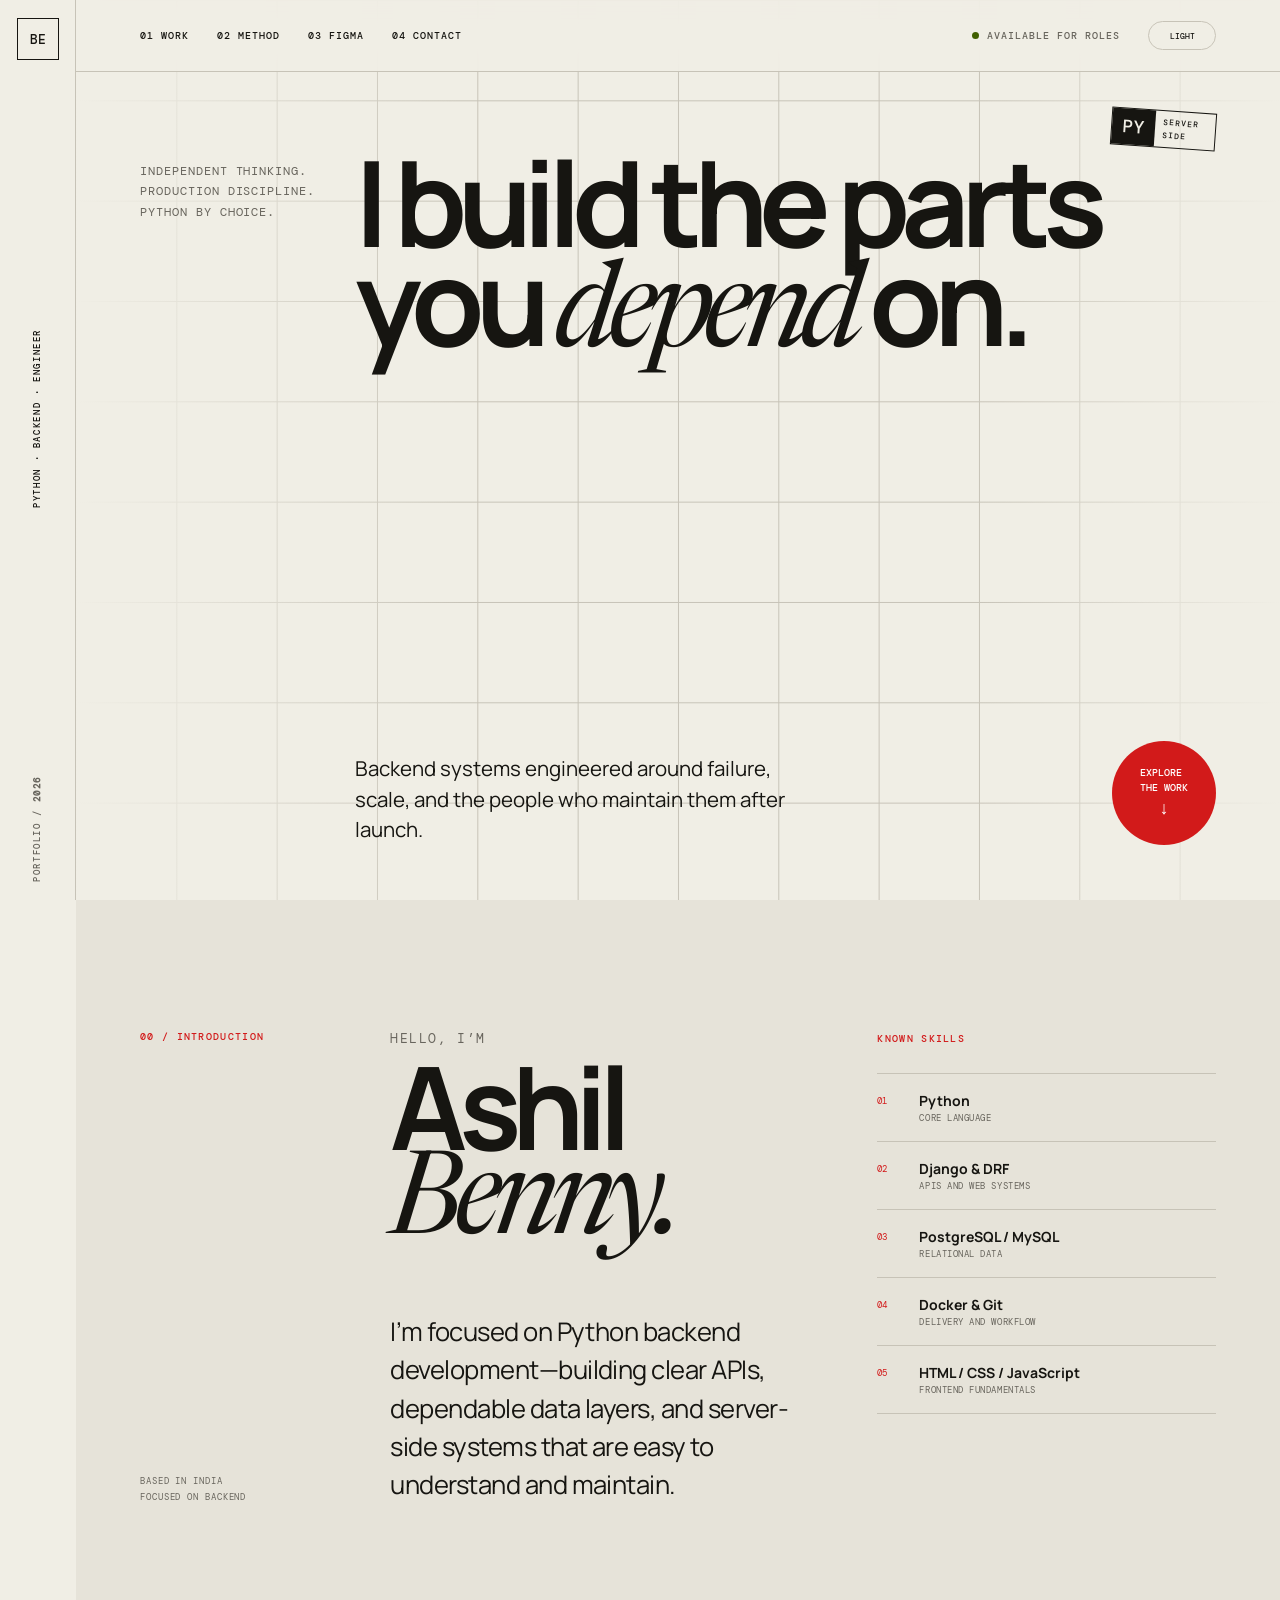
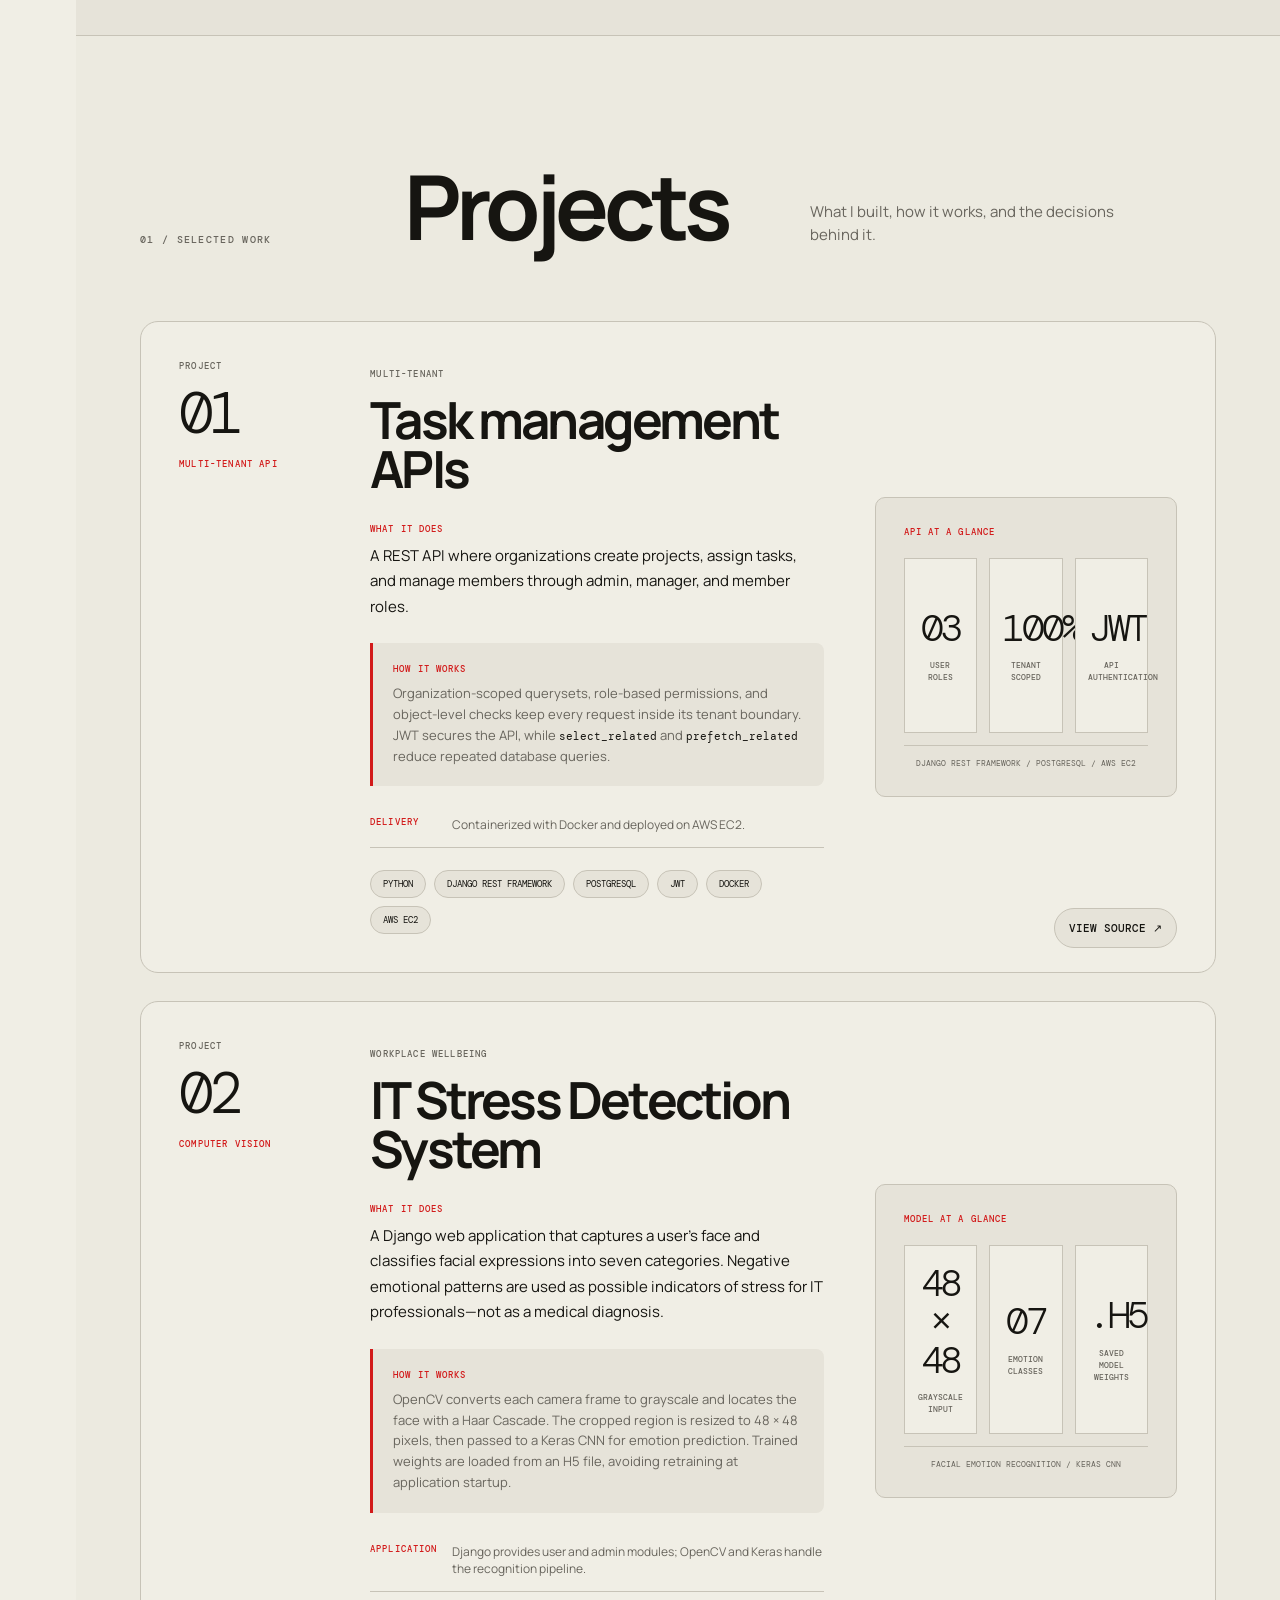
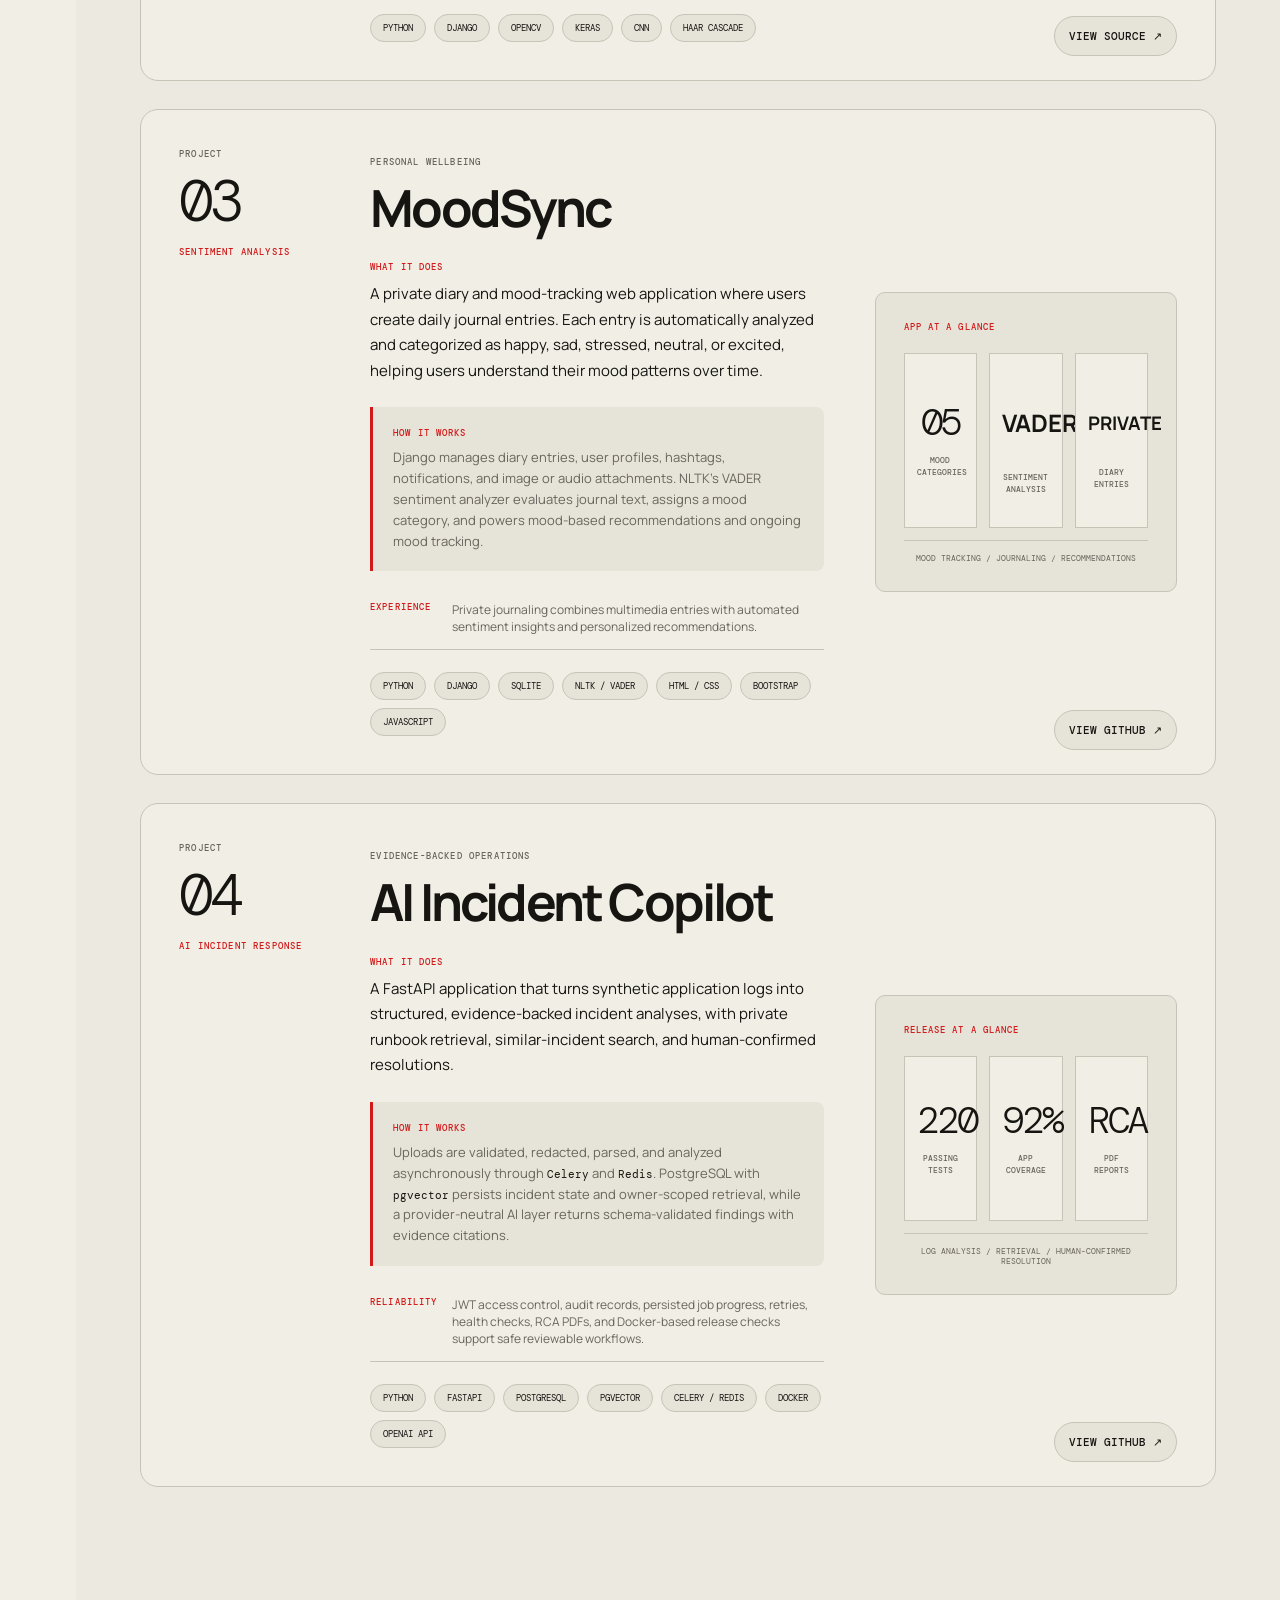
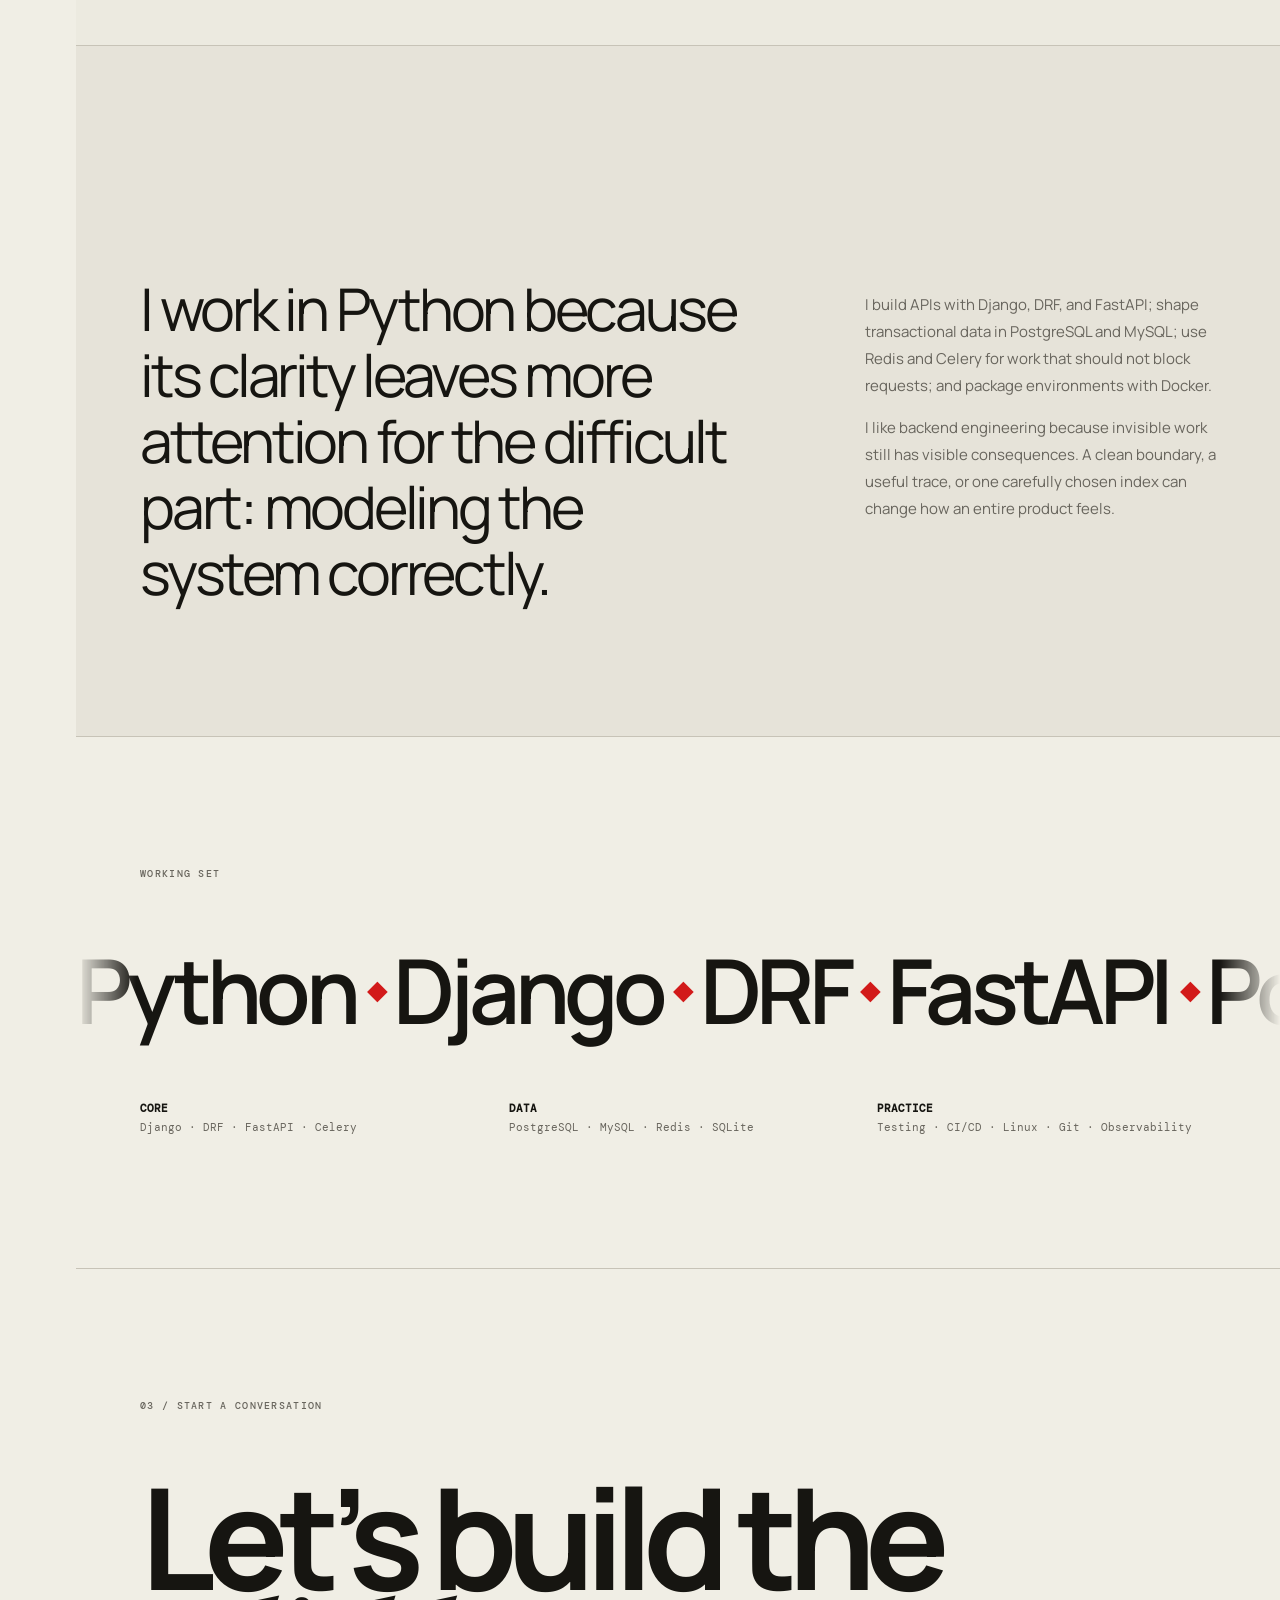
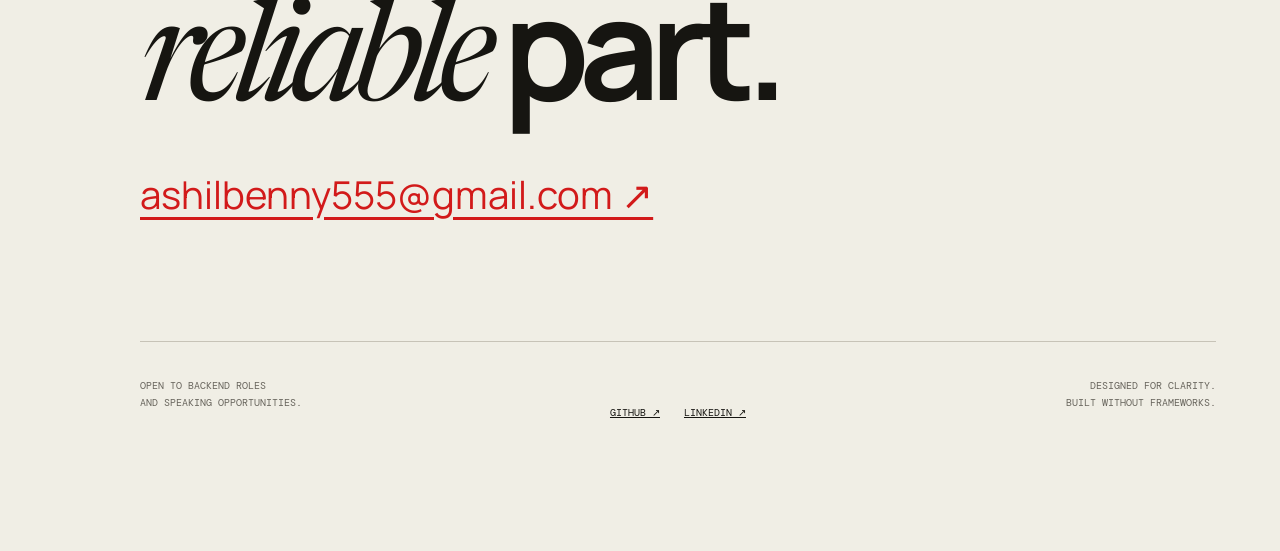
<file: index.html>
<!doctype html><html lang="en" data-theme="dark"><head>
<meta charset="UTF-8"><meta name="viewport" content="width=device-width,initial-scale=1"><meta name="description" content="Python backend engineer designing reliable APIs, SaaS platforms, and real-time systems."><meta name="theme-color" content="#11100e"><title>Backend Engineer — Selected Systems</title><link rel="stylesheet" href="styles.css"><script>document.documentElement.dataset.theme=localStorage.getItem('portfolio-theme')||(matchMedia('(prefers-color-scheme:light)').matches?'light':'dark')</script><script src="script.js" defer></script></head><body>
<a class="skip-link" href="#main">Skip to work</a><aside class="rail"><a href="#home">BE</a><p>Python · Backend · Engineer</p><span>Portfolio / <b id="year"></b></span></aside>
<header><nav><a href="#projects">01 Work</a><a href="#about">02 Method</a><a href="designs.html">03 Figma</a><a href="#contact">04 Contact</a></nav><div class="head-actions"><small><i></i> Available for roles</small><button class="theme-toggle" aria-label="Switch theme"><span>LIGHT</span><span>DARK</span></button></div></header>
<main id="main"><section class="hero" id="home"><p class="hero-note reveal">Independent thinking.<br>Production discipline.<br>Python by choice.</p><h1 class="reveal">I build the parts<br>you <em>depend</em> on.</h1><div class="hero-bottom reveal"><p>Backend systems engineered around failure, scale, and the people who maintain them after launch.</p><a href="#projects">Explore<br>the work <b>↓</b></a></div><div class="stamp"><b>PY</b><small>SERVER<br>SIDE</small></div></section>
<!--<section class="manifesto reveal"><p>Not a gallery of interfaces.</p><p>A record of decisions: where data lives, how failures recover, and why the system stays understandable.</p></section> -->
<section class="introduction" id="introduction">
  <div class="intro-label reveal"><p>00 / Introduction</p><span>Based in India<br>Focused on backend</span></div>
  <div class="intro-copy reveal">
    <p class="hello">Hello, I’m</p>
    <h2>Ashil<br><em>Benny.</em></h2>
    <p class="intro-lead">I’m focused on Python backend development—building clear APIs, dependable data layers, and server-side systems that are easy to understand and maintain.</p>
  </div>
  <aside class="known-skills reveal" aria-label="Known skills">
    <p>Known skills</p>
    <ol>
      <li><span>01</span><b>Python</b><small>Core language</small></li>
      <li><span>02</span><b>Django &amp; DRF</b><small>APIs and web systems</small></li>
      <li><span>03</span><b>PostgreSQL / MySQL</b><small>Relational data</small></li>
      <li><span>04</span><b>Docker &amp; Git</b><small>Delivery and workflow</small></li>
      <li><span>05</span><b>HTML / CSS / JavaScript</b><small>Frontend fundamentals</small></li>
    </ol>
  </aside>
</section>
<section class="projects" id="projects"><div class="section-intro project-intro reveal"><p>01 / Selected work</p><h2>Projects</h2><small>What I built, how it works, and the decisions behind it.</small></div>
<article class="case reveal"><div class="case-id"><span>Project</span><strong>01</strong><small>MULTI-TENANT API</small></div><div class="case-copy"><label>Multi-tenant</label><h3>Task management APIs</h3><p class="project-summary"><b>What it does</b>A REST API where organizations create projects, assign tasks, and manage members through admin, manager, and member roles.</p><p class="decision"><b>How it works</b>Organization-scoped querysets, role-based permissions, and object-level checks keep every request inside its tenant boundary. JWT secures the API, while <code>select_related</code> and <code>prefetch_related</code> reduce repeated database queries.</p><div class="delivery-note"><span>Delivery</span><p>Containerized with Docker and deployed on AWS EC2.</p></div><ul aria-label="Technology stack"><li>Python</li><li>Django REST Framework</li><li>PostgreSQL</li><li>JWT</li><li>Docker</li><li>AWS EC2</li></ul></div><div class="map emotion-summary" aria-label="Task management API summary"><p>API at a glance</p><div><strong>03</strong><span>User roles</span></div><div><strong>100%</strong><span>Tenant scoped</span></div><div><strong>JWT</strong><span>API authentication</span></div><small>DJANGO REST FRAMEWORK / POSTGRESQL / AWS EC2</small></div><a class="source" href="https://github.com/Ashil7/task-saas" target="_blank" rel="noreferrer">View source ↗</a></article>
<article class="case reveal"><div class="case-id"><span>Project</span><strong>02</strong><small>COMPUTER VISION</small></div><div class="case-copy"><label>Workplace wellbeing</label><h3>IT Stress Detection System</h3><p class="project-summary"><b>What it does</b>A Django web application that captures a user’s face and classifies facial expressions into seven categories. Negative emotional patterns are used as possible indicators of stress for IT professionals—not as a medical diagnosis.</p><p class="decision"><b>How it works</b>OpenCV converts each camera frame to grayscale and locates the face with a Haar Cascade. The cropped region is resized to 48 × 48 pixels, then passed to a Keras CNN for emotion prediction. Trained weights are loaded from an H5 file, avoiding retraining at application startup.</p><div class="delivery-note"><span>Application</span><p>Django provides user and admin modules; OpenCV and Keras handle the recognition pipeline.</p></div><ul aria-label="Technology stack"><li>Python</li><li>Django</li><li>OpenCV</li><li>Keras</li><li>CNN</li><li>Haar Cascade</li></ul></div><div class="map emotion-summary" aria-label="Emotion recognition model summary"><p>Model at a glance</p><div><strong>48 × 48</strong><span>Grayscale input</span></div><div><strong>07</strong><span>Emotion classes</span></div><div><strong>.H5</strong><span>Saved model weights</span></div><small>FACIAL EMOTION RECOGNITION / KERAS CNN</small></div><a class="source" href="https://github.com/Ashil7/Stress-Detection-in-IT-Professionals" target="_blank" rel="noreferrer">View source ↗</a></article>
<article class="case reveal"><div class="case-id"><span>Project</span><strong>03</strong><small>SENTIMENT ANALYSIS</small></div><div class="case-copy"><label>Personal wellbeing</label><h3>MoodSync</h3><p class="project-summary"><b>What it does</b>A private diary and mood-tracking web application where users create daily journal entries. Each entry is automatically analyzed and categorized as happy, sad, stressed, neutral, or excited, helping users understand their mood patterns over time.</p><p class="decision"><b>How it works</b>Django manages diary entries, user profiles, hashtags, notifications, and image or audio attachments. NLTK's VADER sentiment analyzer evaluates journal text, assigns a mood category, and powers mood-based recommendations and ongoing mood tracking.</p><div class="delivery-note"><span>Experience</span><p>Private journaling combines multimedia entries with automated sentiment insights and personalized recommendations.</p></div><ul aria-label="Technology stack"><li>Python</li><li>Django</li><li>SQLite</li><li>NLTK / VADER</li><li>HTML / CSS</li><li>Bootstrap</li><li>JavaScript</li></ul></div><div class="map emotion-summary" aria-label="MoodSync application summary"><p>App at a glance</p><div><strong>05</strong><span>Mood categories</span></div><div><h2>VADER</h2><span>Sentiment analysis</span></div><div><h3>PRIVATE</h3><span>Diary entries</span></div><small>MOOD TRACKING / JOURNALING / RECOMMENDATIONS</small></div><a class="source" href="https://github.com/Ashil7/MoodSync" target="_blank" rel="noreferrer">View GitHub ↗</a></article>
<article class="case reveal"><div class="case-id"><span>Project</span><strong>04</strong><small>AI INCIDENT RESPONSE</small></div><div class="case-copy"><label>Evidence-backed operations</label><h3>AI Incident Copilot</h3><p class="project-summary"><b>What it does</b>A FastAPI application that turns synthetic application logs into structured, evidence-backed incident analyses, with private runbook retrieval, similar-incident search, and human-confirmed resolutions.</p><p class="decision"><b>How it works</b>Uploads are validated, redacted, parsed, and analyzed asynchronously through <code>Celery</code> and <code>Redis</code>. PostgreSQL with <code>pgvector</code> persists incident state and owner-scoped retrieval, while a provider-neutral AI layer returns schema-validated findings with evidence citations.</p><div class="delivery-note"><span>Reliability</span><p>JWT access control, audit records, persisted job progress, retries, health checks, RCA PDFs, and Docker-based release checks support safe reviewable workflows.</p></div><ul aria-label="Technology stack"><li>Python</li><li>FastAPI</li><li>PostgreSQL</li><li>pgvector</li><li>Celery / Redis</li><li>Docker</li><li>OpenAI API</li></ul></div><div class="map emotion-summary" aria-label="AI Incident Copilot summary"><p>Release at a glance</p><div><strong>220</strong><span>Passing tests</span></div><div><strong>92%</strong><span>App coverage</span></div><div><strong>RCA</strong><span>PDF reports</span></div><small>LOG ANALYSIS / RETRIEVAL / HUMAN-CONFIRMED RESOLUTION</small></div><a class="source" href="https://github.com/Ashil7/Incident-copilot" target="_blank" rel="noreferrer">View GitHub ↗</a></article>
</section>
<section class="method" id="about"><div class="profile reveal"><p>I work in Python because its clarity leaves more attention for the difficult part: modeling the system correctly.</p><div><p>I build APIs with Django, DRF, and FastAPI; shape transactional data in PostgreSQL and MySQL; use Redis and Celery for work that should not block requests; and package environments with Docker.</p><p>I like backend engineering because invisible work still has visible consequences. A clean boundary, a useful trace, or one carefully chosen index can change how an entire product feels.</p></div></div></section>
<section class="toolkit reveal"><p>Working set</p><div class="marquee" tabindex="0" aria-label="Working skills and tools"><div class="marquee-track"><div class="marquee-group"><span>Python</span><i>◆</i><span>Django</span><i>◆</i><span>DRF</span><i>◆</i><span>FastAPI</span><i>◆</i><span>PostgreSQL</span><i>◆</i><span>MySQL</span><i>◆</i><span>Redis</span><i>◆</i><span>Celery</span><i>◆</i><span>Docker</span><i>◆</i><span>AWS</span><i>◆</i><span>Pytest</span><i>◆</i><span>Git</span><i>◆</i></div><div class="marquee-group" aria-hidden="true"><span>Python</span><i>◆</i><span>Django</span><i>◆</i><span>DRF</span><i>◆</i><span>FastAPI</span><i>◆</i><span>PostgreSQL</span><i>◆</i><span>MySQL</span><i>◆</i><span>Redis</span><i>◆</i><span>Celery</span><i>◆</i><span>Docker</span><i>◆</i><span>AWS</span><i>◆</i><span>Pytest</span><i>◆</i><span>Git</span><i>◆</i></div></div></div><aside><p><b>Core</b>Django · DRF · FastAPI · Celery</p><p><b>Data</b>PostgreSQL · MySQL · Redis · SQLite</p><p><b>Practice</b>Testing · CI/CD · Linux · Git · Observability</p></aside></section>
<section class="contact" id="contact"><p>03 / Start a conversation</p><h2>Let’s build the<br><em>reliable</em> part.</h2><a class="email" href="mailto:ashilbenny555@gmail.com">ashilbenny555@gmail.com ↗</a><footer><p>Open to backend roles<br>and speaking opportunities.</p><nav><a href="https://github.com/Ashil7">GitHub ↗</a><a href="https://linkedin.com/in/ashil-benny">LinkedIn ↗</a></nav><p>Designed for clarity.<br>Built without frameworks.</p></footer></section></main></body></html>
</file>
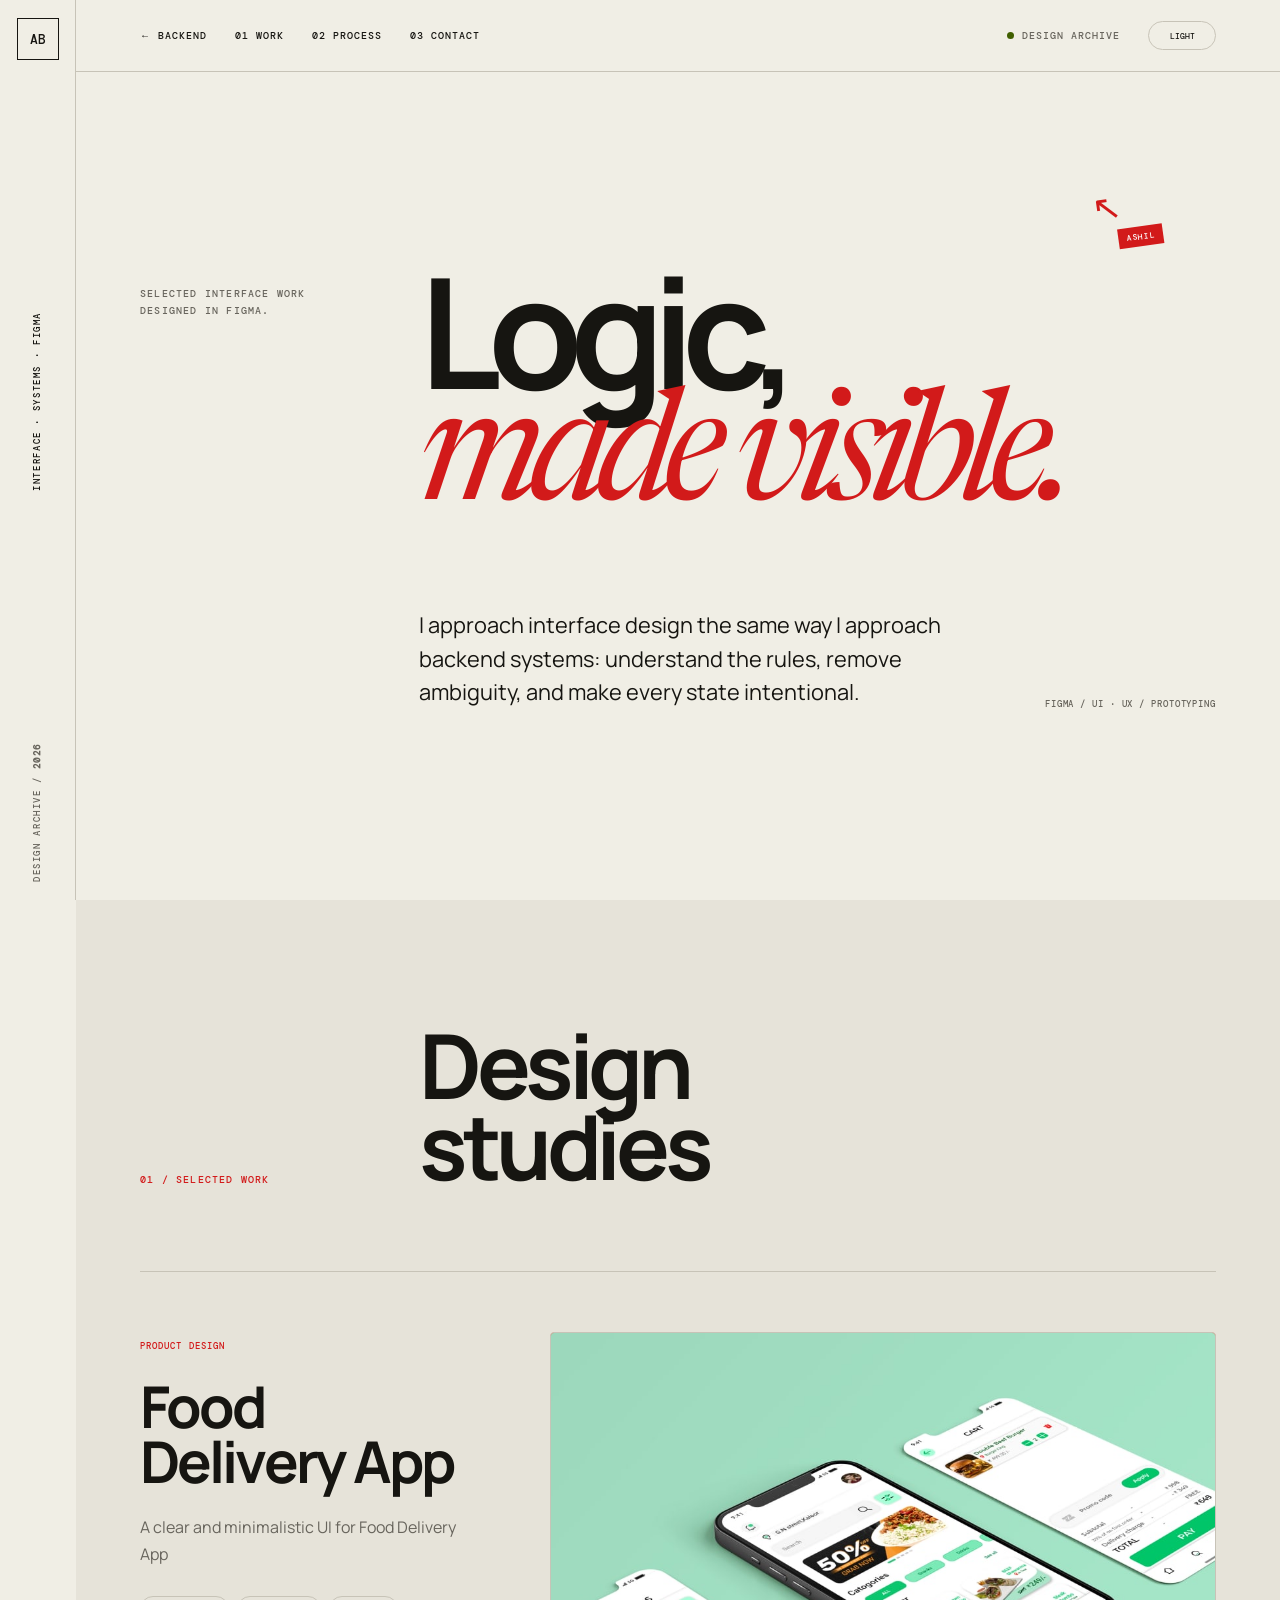
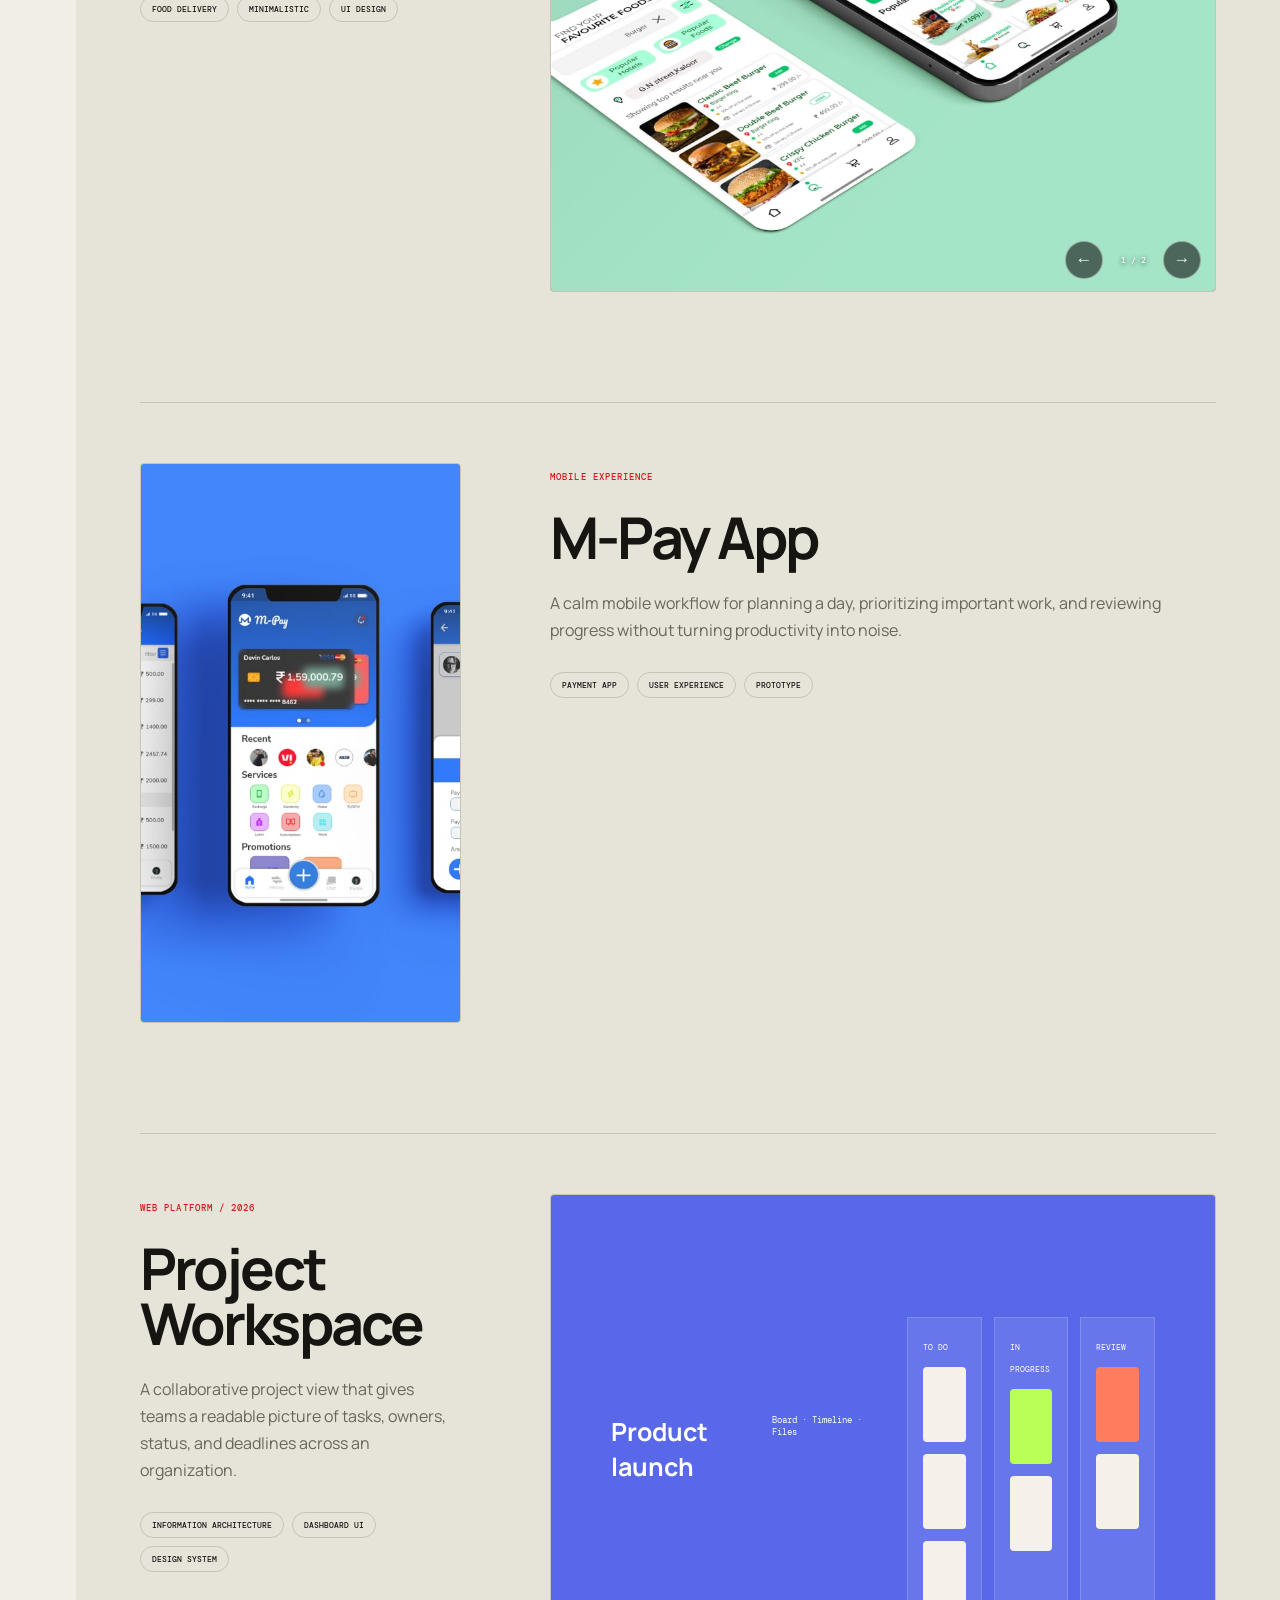
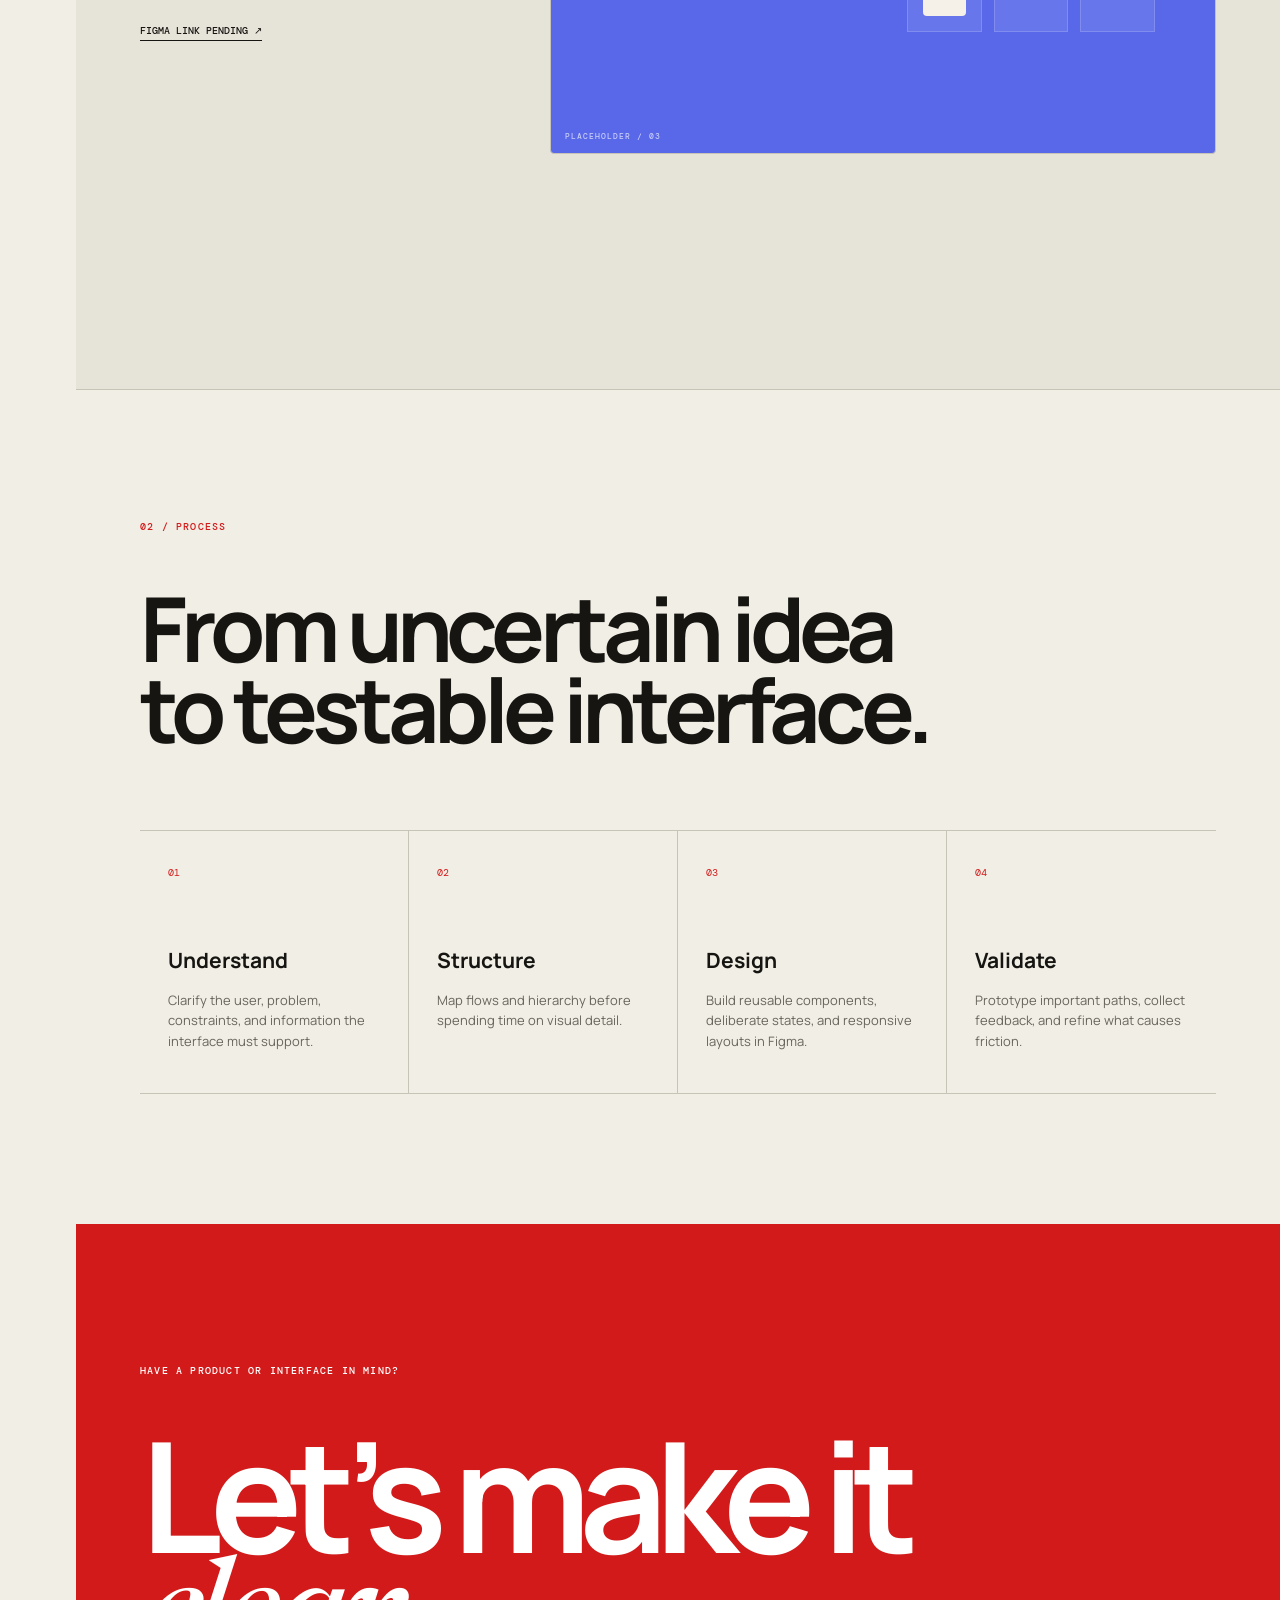
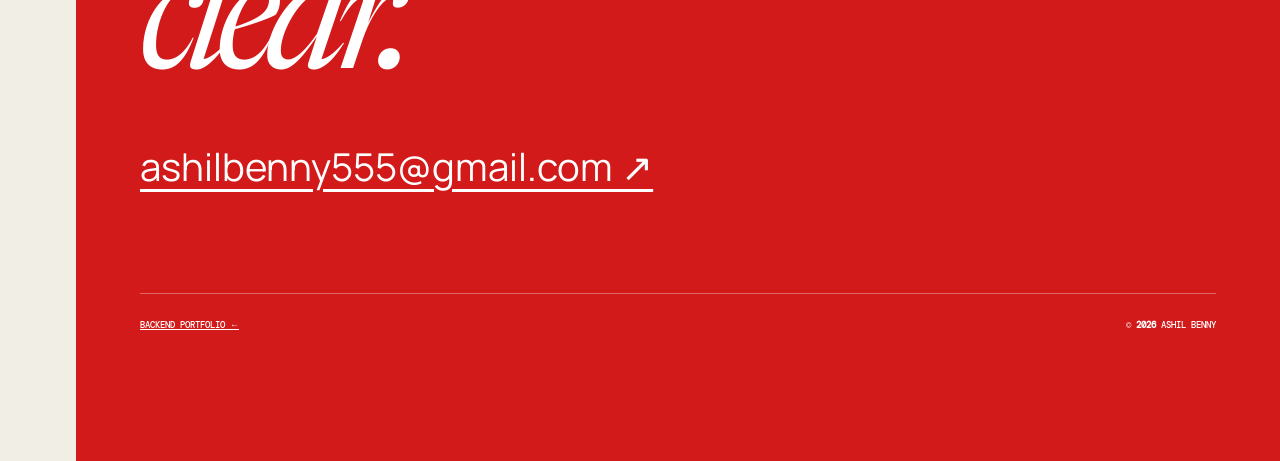
<file: designs.html>
<!doctype html><html lang="en" data-theme="dark"><head>
<meta charset="UTF-8"><meta name="viewport" content="width=device-width,initial-scale=1"><meta name="description" content="Interface and product design work by Ashil Benny."><meta name="theme-color" content="#11100e"><title>Figma Designs — Ashil Benny</title><link rel="stylesheet" href="styles.css"><script>document.documentElement.dataset.theme=localStorage.getItem('portfolio-theme')||(matchMedia('(prefers-color-scheme:light)').matches?'light':'dark')</script><script src="script.js" defer></script></head>
<body class="design-page"><a class="skip-link" href="#design-work">Skip to designs</a><aside class="rail"><a href="index.html" aria-label="Portfolio home">AB</a><p>Interface · Systems · Figma</p><span>Design archive / <b id="year"></b></span></aside>
<header><nav><a href="index.html">← Backend</a><a href="#design-work">01 Work</a><a href="#process">02 Process</a><a href="#design-contact">03 Contact</a></nav><div class="head-actions"><small><i></i> Design archive</small><button class="theme-toggle" aria-label="Switch theme"><span>LIGHT</span><span>DARK</span></button></div></header>
<main><section class="design-hero"><p class="reveal">Selected interface work<br>designed in Figma.</p><h1 class="reveal">Logic,<br><em>made visible.</em></h1><div class="design-hero-foot reveal"><p>I approach interface design the same way I approach backend systems: understand the rules, remove ambiguity, and make every state intentional.</p><span>FIGMA / UI · UX / PROTOTYPING</span></div><div class="cursor-mark" aria-hidden="true">↖<b>ASHIL</b></div></section>
<section class="design-gallery" id="design-work"><div class="design-heading reveal"><p>01 / Selected work</p><h2>Design studies</h2></div>
<article class="design-project reveal"><div class="design-meta"><span>Product design</span><h3>Food Delivery App</h3><p>A clear and minimalistic UI for Food Delivery App</p><ul><li>Food Delivery</li><li>Minimalistic</li><li>UI Design</li></ul></div><div class="design-preview preview-finance" data-gallery aria-label="Finance Dashboard image gallery"><div class="design-slides"><img class="design-slide" src="images/delivery_app_page1.jpg" alt="Finance dashboard transaction screen example"><img class="design-slide" src="images/delivery_app_page2.jpg" alt="Finance dashboard transaction screen example"></div><div class="gallery-controls"><button class="gallery-prev" type="button" aria-label="Previous image">←</button><span class="gallery-count" aria-live="polite">1 / 1</span><button class="gallery-next" type="button" aria-label="Next image">→</button></div></div></article>
<article class="design-project reverse reveal"><div class="design-meta"><span>Mobile experience</span><h3>M-Pay App</h3><p>A calm mobile workflow for planning a day, prioritizing important work, and reviewing progress without turning productivity into noise.</p><ul><li>Payment app</li><li>User Experience</li><li>Prototype</li></ul><!--<a href="#">Figma link pending ↗</a>--></div><div class="design-preview preview-mobile" data-gallery aria-label="Focus Planner image gallery"><div class="design-slides"><img class="design-slide" src="images/mpay_page1.jpg" alt="Focus Planner session screen"></div><div class="gallery-controls"><button class="gallery-prev" type="button" aria-label="Previous image">←</button><span class="gallery-count" aria-live="polite">1 / 1</span><button class="gallery-next" type="button" aria-label="Next image">→</button></article>
<article class="design-project reveal"><div class="design-meta"><span>Web platform / 2026</span><h3>Project Workspace</h3><p>A collaborative project view that gives teams a readable picture of tasks, owners, status, and deadlines across an organization.</p><ul><li>Information architecture</li><li>Dashboard UI</li><li>Design system</li></ul><a href="#">Figma link pending ↗</a></div><div class="design-preview preview-board" data-gallery aria-label="Project Workspace image gallery"><div class="design-slides"><div class="design-slide is-active"><div class="board-head"><b>Product launch</b><span>Board · Timeline · Files</span></div><div class="board-cols"><div><b>TO DO</b><i></i><i></i><i></i></div><div><b>IN PROGRESS</b><i></i><i></i></div><div><b>REVIEW</b><i></i><i></i></div></div></div><!-- Add images here: <img class="design-slide" src="images/workspace-02.webp" alt="Project Workspace timeline view"> --></div><div class="gallery-controls"><button class="gallery-prev" type="button" aria-label="Previous image">←</button><span class="gallery-count" aria-live="polite">1 / 1</span><button class="gallery-next" type="button" aria-label="Next image">→</button></div><span class="preview-label">PLACEHOLDER / 03</span></div></article></section>
<section class="design-process" id="process"><p class="reveal">02 / Process</p><h2 class="reveal">From uncertain idea<br>to testable interface.</h2><ol><li class="reveal"><span>01</span><b>Understand</b><p>Clarify the user, problem, constraints, and information the interface must support.</p></li><li class="reveal"><span>02</span><b>Structure</b><p>Map flows and hierarchy before spending time on visual detail.</p></li><li class="reveal"><span>03</span><b>Design</b><p>Build reusable components, deliberate states, and responsive layouts in Figma.</p></li><li class="reveal"><span>04</span><b>Validate</b><p>Prototype important paths, collect feedback, and refine what causes friction.</p></li></ol></section>
<section class="design-contact" id="design-contact"><p>Have a product or interface in mind?</p><h2>Let’s make it<br><em>clear.</em></h2><a href="mailto:ashilbenny555@gmail.com">ashilbenny555@gmail.com ↗</a><footer><a href="index.html">Backend portfolio ←</a><span>© <b id="design-year"></b> Ashil Benny</span></footer></section></main></body></html>
</file>
<file: styles.css>
@import url('https://fonts.googleapis.com/css2?family=DM+Mono:wght@300;400;500&family=Manrope:wght@400;500;600;700&family=Newsreader:ital,opsz,wght@1,6..72,400&display=swap');
:root{color-scheme:dark;--paper:#11100e;--ink:#f0ede4;--dim:#a6a299;--rule:#37342e;--panel:#191815;--signal:#16bc35;--lime:#c7ff45;--rail:76px;--pad:clamp(24px,5vw,76px)}[data-theme=light]{color-scheme:light;--paper:#f0eee5;--ink:#161511;--dim:#68655d;--rule:#c7c3b7;--panel:#e6e3d9;--signal:#d21a1a;--lime:#405f00}*{box-sizing:border-box}html{scroll-behavior:smooth;scroll-padding-top:80px}body{margin:0;background:var(--paper);color:var(--ink);font-family:Manrope,system-ui,sans-serif;transition:.25s}a{color:inherit}.skip-link{position:fixed;top:-80px;left:90px;z-index:100;background:var(--lime);color:#111;padding:12px}.skip-link:focus{top:12px}.rail{position:fixed;inset:0 auto 0 0;width:var(--rail);z-index:30;border-right:1px solid var(--rule);background:var(--paper);display:flex;align-items:center;flex-direction:column;padding:18px 0}.rail>a{display:grid;place-items:center;width:42px;height:42px;border:1px solid;text-decoration:none;font:500 13px DM Mono}.rail p,.rail>span{writing-mode:vertical-rl;transform:rotate(180deg);text-transform:uppercase;letter-spacing:.18em;font:500 9px/1.4 DM Mono}.rail p{margin:auto}.rail>span{color:var(--dim)}header{position:fixed;left:var(--rail);right:0;top:0;z-index:25;height:72px;border-bottom:1px solid var(--rule);background:color-mix(in srgb,var(--paper) 90%,transparent);backdrop-filter:blur(12px);display:flex;align-items:center;justify-content:space-between;padding:0 var(--pad)}header nav{display:flex;gap:28px}header nav a,header small{font:500 10px DM Mono;text-transform:uppercase;letter-spacing:.1em;text-decoration:none}header nav a:hover{color:var(--signal)}.head-actions{display:flex;align-items:center;gap:28px}.head-actions small{display:flex;gap:8px;align-items:center;color:var(--dim)}.head-actions i{width:7px;height:7px;border-radius:50%;background:var(--lime)}.theme-toggle{position:relative;width:68px;height:29px;border:1px solid var(--rule);border-radius:20px;background:none;color:var(--ink);cursor:pointer;overflow:hidden;font:500 8px DM Mono}.theme-toggle span{position:absolute;inset:0;display:grid;place-items:center;transition:.25s}[data-theme=dark] .theme-toggle span:first-child{transform:translateY(100%)}[data-theme=light] .theme-toggle span:last-child{transform:translateY(-100%)}main{margin-left:var(--rail)}
.hero{position:relative;min-height:100svh;padding:clamp(130px,17vh,190px) var(--pad) 55px;display:grid;grid-template-columns:1fr 4fr;grid-template-rows:1fr auto;overflow:hidden;background-image:linear-gradient(var(--rule) 1px,transparent 1px),linear-gradient(90deg,var(--rule) 1px,transparent 1px);background-size:calc((100vw - var(--rail))/12) calc((100vw - var(--rail))/12)}.hero:before{content:'';position:absolute;inset:0;background:linear-gradient(90deg,var(--paper),transparent 32%,transparent 75%,var(--paper));pointer-events:none}.hero-note,.hero h1,.hero-bottom{position:relative;z-index:1}.hero-note{margin:8px 30px 0 0;color:var(--dim);font:400 clamp(10px,1vw,12px)/1.7 DM Mono;text-transform:uppercase;letter-spacing:.08em}.hero h1{margin:0;max-width:1100px;font-size:clamp(57px,9.3vw,150px);line-height:.83;letter-spacing:-.075em}.hero h1 em,.contact h2 em{font-family:Newsreader,Georgia,serif;font-weight:400}.hero-bottom{grid-column:2;display:flex;justify-content:space-between;align-items:end;margin-top:70px}.hero-bottom>p{max-width:470px;margin:0;font-size:clamp(16px,1.6vw,22px);line-height:1.5}.hero-bottom>a{width:104px;height:104px;flex:none;border-radius:50%;background:var(--signal);color:white;display:flex;flex-direction:column;align-items:center;justify-content:center;text-decoration:none;text-transform:uppercase;font:500 10px/1.5 DM Mono;transition:.25s}.hero-bottom>a:hover{transform:rotate(-8deg) scale(1.05)}.hero-bottom b{font-size:18px}.stamp{position:absolute;right:var(--pad);top:110px;width:105px;height:38px;display:flex;border:1px solid;transform:rotate(4deg)}.stamp b{display:grid;place-items:center;width:43px;background:var(--ink);color:var(--paper);font:500 18px DM Mono}.stamp small{padding:5px 8px;font:500 8px/1.6 DM Mono;letter-spacing:.12em}.manifesto{display:grid;grid-template-columns:1fr 2fr;border-block:1px solid var(--rule);padding:32px var(--pad);gap:50px;background:var(--lime);color:#15180d}.manifesto p{margin:0}.manifesto p:first-child{text-transform:uppercase;font:500 10px DM Mono;letter-spacing:.12em}.manifesto p:last-child{font-size:clamp(20px,2.5vw,34px);line-height:1.25;letter-spacing:-.03em}
.introduction{display:grid;grid-template-columns:.55fr 1.25fr 1fr;gap:clamp(30px,5vw,80px);padding:130px var(--pad);border-bottom:1px solid var(--rule);background:var(--panel)}.intro-label{display:flex;flex-direction:column;justify-content:space-between}.intro-label p,.known-skills>p{margin:0;text-transform:uppercase;letter-spacing:.13em;color:var(--signal);font:500 10px DM Mono}.intro-label span{color:var(--dim);text-transform:uppercase;font:400 9px/1.7 DM Mono;letter-spacing:.1em}.hello{margin:0 0 18px;color:var(--dim);font:400 13px DM Mono;text-transform:uppercase;letter-spacing:.12em}.intro-copy h2{margin:0;font-size:clamp(68px,9vw,132px);line-height:.72;letter-spacing:-.075em}.intro-copy h2 em{font-family:Newsreader,Georgia,serif;font-weight:400}.intro-lead{max-width:650px;margin:65px 0 0;font-size:clamp(18px,2vw,26px);line-height:1.5;letter-spacing:-.02em}.known-skills{padding-top:2px}.known-skills ol{margin:28px 0 0;padding:0;list-style:none;border-top:1px solid var(--rule)}.known-skills li{display:grid;grid-template-columns:30px 1fr;gap:2px 12px;padding:17px 0;border-bottom:1px solid var(--rule)}.known-skills li span{grid-row:1/3;color:var(--signal);font:400 9px DM Mono;padding-top:4px}.known-skills li b{font-size:14px}.known-skills li small{color:var(--dim);font:400 9px DM Mono;text-transform:uppercase;letter-spacing:.06em}.projects,.method,.toolkit,.speaking,.contact{padding:130px var(--pad)}.section-intro{display:grid;grid-template-columns:1fr 2fr 1fr;align-items:end;margin-bottom:75px}.section-intro>p,.toolkit>p,.speaking>p,.contact>p{margin:0;text-transform:uppercase;letter-spacing:.13em;color:var(--dim);font:500 10px DM Mono}.section-intro h2{margin:0;font-size:clamp(52px,7vw,100px);line-height:.9;letter-spacing:-.06em}.section-intro small{color:var(--dim)}.case{position:relative;min-height:530px;display:grid;grid-template-columns:.65fr 1.35fr 1.2fr;border-top:1px solid var(--rule);padding:38px 0 70px;gap:clamp(25px,4vw,65px)}.case-id{display:flex;flex-direction:column}.case-id span,.case-id small,.case-copy label{font:500 9px DM Mono;text-transform:uppercase;letter-spacing:.13em;color:var(--dim)}.case-id strong{font:300 clamp(52px,7vw,92px)/1 DM Mono;letter-spacing:-.08em;margin:10px 0}.case-id small{color:var(--signal)}.case-copy h3{margin:20px 0 24px;font-size:clamp(36px,4.5vw,66px);line-height:.95;letter-spacing:-.055em}.case-copy>p:not(.decision){font-size:16px;line-height:1.65}.decision{margin-top:32px;padding:20px 0;border-block:1px solid var(--rule);color:var(--dim);font-size:13px;line-height:1.6}.decision b{display:block;color:var(--signal);text-transform:uppercase;letter-spacing:.12em;font:500 9px DM Mono;margin-bottom:8px}.case-copy ul{display:flex;flex-wrap:wrap;gap:8px;margin:25px 0 0;padding:0;list-style:none}.case-copy li{border:1px solid var(--rule);border-radius:30px;padding:7px 12px;font:400 9px DM Mono;text-transform:uppercase}.map{position:relative;min-height:330px;border:1px solid var(--rule);background-color:var(--panel);background-image:radial-gradient(var(--rule) .7px,transparent .7px);background-size:14px 14px}.source{position:absolute;right:0;bottom:22px;font:500 11px DM Mono;text-transform:uppercase;text-underline-offset:6px}.flow span{position:absolute;padding:8px 10px;border:1px solid;background:var(--panel);font:500 8px DM Mono}.flow span:nth-of-type(1){left:7%;top:20%}.flow span:nth-of-type(2){left:41%;top:20%;color:var(--signal)}.flow span:nth-of-type(3){right:7%;top:20%}.flow span:nth-of-type(4){left:41%;bottom:21%}.flow span:nth-of-type(5){right:7%;bottom:21%}.flow i{position:absolute;top:25%;left:25%;width:16%;border-top:1px solid}.flow i:nth-of-type(2){left:57%;width:20%}.flow>b{position:absolute;left:49%;top:29%;height:45%;border-left:1px solid}.map>small{position:absolute;left:15px;bottom:12px;font:8px DM Mono;color:var(--dim)}.pulse>strong{position:absolute;left:50%;top:48%;transform:translate(-50%,-50%);display:grid;place-items:center;width:62px;height:62px;border-radius:50%;background:var(--signal);color:white;font:500 9px DM Mono}.pulse>span{position:absolute;left:50%;top:48%;transform:translate(-50%,-50%);border:1px solid var(--rule);border-radius:50%;font:8px DM Mono;padding:8px}.pulse .o1{width:130px;height:130px}.pulse .o2{width:220px;height:220px}.pulse .o3{width:300px;height:300px}.tenants{display:grid;grid-template-rows:1fr auto 1fr;padding:30px}.tenants>span{display:flex;flex-direction:column;justify-content:center;font:500 13px DM Mono}.tenants>span:last-child{text-align:right}.tenants span small{margin-top:15px;color:var(--dim);font:8px DM Mono}.tenants>b{padding:8px;background:var(--signal);color:white;text-align:center;font:500 8px DM Mono;letter-spacing:.15em}.placeholder{color:var(--dim);font:10px DM Mono}
.method{border-top:1px solid var(--rule);background:var(--panel)}.principles{display:grid;grid-template-columns:repeat(3,1fr);border-block:1px solid var(--rule)}.principles article{padding:35px 35px 35px 0;border-right:1px solid var(--rule)}.principles article+article{padding-left:35px}.principles article:last-child{border:0}.principles span{color:var(--signal);font:500 10px DM Mono}.principles h3{margin:50px 0 15px;font-size:24px}.principles p{color:var(--dim);font-size:14px;line-height:1.65}.profile{display:grid;grid-template-columns:1.7fr 1fr;gap:clamp(50px,10vw,160px);padding-top:100px}.profile>p{margin:0;font-size:clamp(32px,4.6vw,68px);line-height:1.12;letter-spacing:-.055em}.profile>div{color:var(--dim);font-size:15px;line-height:1.8}.toolkit{overflow:hidden;border-block:1px solid var(--rule)}.toolkit>div{width:max-content;margin:50px 0;font-size:clamp(46px,7vw,100px);font-weight:600;letter-spacing:-.06em;white-space:nowrap}.toolkit i{margin:0 .35em;color:var(--signal);font:normal .3em DM Mono}.toolkit aside{display:grid;grid-template-columns:repeat(3,1fr);gap:30px}.toolkit aside p{margin:0;color:var(--dim);font:11px/1.8 DM Mono}.toolkit aside b{display:block;color:var(--ink);text-transform:uppercase}.speaking{background:var(--signal);color:white;position:relative}.speaking>p{color:#fff9}.speaking h2{max-width:1000px;margin:55px 0 40px;font-size:clamp(48px,8vw,116px);line-height:.87;letter-spacing:-.065em}.speaking>small{display:block;max-width:570px;font-size:17px;line-height:1.6}.speaking>a{position:absolute;right:var(--pad);bottom:130px;width:135px;height:135px;border:1px solid white;border-radius:50%;display:grid;place-items:center;text-decoration:none;font:500 11px DM Mono;text-transform:uppercase}.contact{min-height:85vh;display:flex;flex-direction:column;justify-content:center}.contact h2{margin:70px 0 45px;font-size:clamp(65px,11vw,170px);line-height:.78;letter-spacing:-.075em}.email{width:max-content;color:var(--signal);font-size:clamp(20px,3vw,40px);text-underline-offset:8px}.contact footer{display:grid;grid-template-columns:1fr 1fr 1fr;align-items:end;margin-top:120px;padding-top:25px;border-top:1px solid var(--rule);color:var(--dim);font:10px/1.7 DM Mono;text-transform:uppercase}.contact footer nav{display:flex;gap:24px;justify-content:center}.contact footer nav a{color:var(--ink)}.contact footer p:last-child{text-align:right}.reveal{opacity:0;transform:translateY(18px);transition:.6s}.reveal.visible{opacity:1;transform:none}:focus-visible{outline:2px solid var(--signal);outline-offset:4px}
@media(max-width:980px){:root{--rail:0px}.rail{display:none}header{left:0}.hero{grid-template-columns:1fr}.hero h1,.hero-bottom{grid-column:1}.introduction{grid-template-columns:.35fr 1fr}.known-skills{grid-column:2}.case{grid-template-columns:.35fr 1fr}.case .map{grid-column:2}.profile{grid-template-columns:1fr}.speaking>a{position:static;margin-top:50px}.section-intro{grid-template-columns:1fr 2fr}.section-intro small{display:none}}
@media(max-width:650px){header{height:64px;padding:0 16px}header nav{gap:14px}header nav a{font-size:8px}.head-actions small{display:none}.hero{padding:120px 18px 38px;display:block;background-size:60px 60px}.hero h1{margin-top:55px;font-size:clamp(51px,17vw,84px)}.hero-bottom{margin-top:60px;gap:20px}.hero-bottom>p{font-size:14px}.hero-bottom>a{width:86px;height:86px}.stamp{right:18px;top:82px}.manifesto{grid-template-columns:1fr;padding:25px 18px;gap:18px}.introduction{display:block;padding:85px 18px}.intro-label span{display:none}.intro-copy{margin-top:52px}.intro-copy h2{font-size:clamp(70px,24vw,110px)}.intro-lead{margin-top:55px}.known-skills{margin-top:70px}.projects,.method,.toolkit,.speaking,.contact{padding:85px 18px}.section-intro{display:block;margin-bottom:50px}.section-intro h2{margin-top:25px}.case{display:block;min-height:0;padding-bottom:90px}.case-id{margin-bottom:30px}.case-id strong{font-size:48px}.case-copy h3{font-size:43px}.map{margin-top:35px;min-height:300px}.source{bottom:35px}.pulse .o3{width:270px;height:270px}.principles{grid-template-columns:1fr}.principles article,.principles article+article{padding:30px 0;border:0;border-bottom:1px solid var(--rule)}.principles h3{margin-top:25px}.profile{padding-top:65px}.toolkit aside{grid-template-columns:1fr}.speaking>a{width:105px;height:105px}.contact footer{grid-template-columns:1fr}.contact footer nav{justify-content:flex-start;margin-top:25px}.contact footer p:last-child{display:none}}
@media(prefers-reduced-motion:reduce){html{scroll-behavior:auto}.reveal{opacity:1;transform:none}*{transition-duration:.01ms!important}}
.delivery-note{display:grid;grid-template-columns:70px 1fr;gap:12px;margin-top:16px;padding:13px 0;border-bottom:1px solid var(--rule)}.delivery-note span{color:var(--signal);font:500 9px DM Mono;text-transform:uppercase;letter-spacing:.12em}.delivery-note p{margin:0;color:var(--dim);font-size:12px}.decision code{color:var(--ink);font:400 11px DM Mono}
.projects{background:color-mix(in srgb,var(--panel) 38%,var(--paper))}.project-intro{grid-template-columns:.65fr 1fr 1fr}.project-intro small{max-width:330px;font-size:15px;line-height:1.55}.case{min-height:0;margin-bottom:28px;padding:38px;border:1px solid var(--rule);border-radius:18px;background:var(--paper);grid-template-columns:140px minmax(300px,1.35fr) minmax(260px,.9fr);gap:clamp(28px,4vw,64px);transition:border-color .2s,transform .2s}.case:hover{border-color:color-mix(in srgb,var(--signal) 60%,var(--rule));transform:translateY(-2px)}.case-id strong{font-size:58px;margin:12px 0 16px}.case-copy{max-width:680px}.case-copy h3{margin:13px 0 30px;font-size:clamp(35px,4vw,58px)}.project-summary{margin:0 0 24px!important;font-size:15px!important;line-height:1.7!important}.project-summary>b,.decision>b{display:block;margin-bottom:8px;color:var(--signal);font:500 9px DM Mono;text-transform:uppercase;letter-spacing:.12em}.decision{margin:0;padding:20px;background:var(--panel);border:0;border-left:3px solid var(--signal);border-radius:0 8px 8px 0}.case-copy ul{margin-top:22px}.case-copy li{background:var(--panel)}.case .map{align-self:center;min-height:300px;border-radius:10px;overflow:hidden}.source{right:38px;bottom:24px;display:inline-flex;align-items:center;min-height:40px;padding:0 14px;border:1px solid var(--rule);border-radius:30px;text-decoration:none;background:var(--panel);transition:.2s}.source:hover{background:var(--signal);border-color:var(--signal);color:white}.delivery-note{padding:14px 0;margin-top:16px}
@media(max-width:1100px){.case{grid-template-columns:100px 1fr}.case .map{grid-column:2}.source{right:38px}}
@media(max-width:650px){.project-intro small{display:block;margin-top:18px}.case{display:block;padding:24px;margin-bottom:20px}.case-id{display:grid;grid-template-columns:auto 1fr;align-items:center;margin-bottom:30px}.case-id span{grid-column:1}.case-id strong{grid-column:1;margin:5px 18px 0 0;font-size:42px}.case-id small{grid-column:2;grid-row:2}.case-copy h3{font-size:39px;margin-bottom:25px}.decision{padding:17px}.case .map{min-height:260px}.source{position:static;margin-top:22px}.delivery-note{grid-template-columns:60px 1fr}}
.toolkit>.marquee{width:auto;margin:48px calc(var(--pad) * -1);overflow:hidden;font-size:clamp(46px,7vw,100px);font-weight:600;letter-spacing:-.06em;white-space:nowrap;mask-image:linear-gradient(90deg,transparent,#000 5%,#000 95%,transparent)}.marquee-track{display:flex;width:max-content;animation:working-set-scroll 38s linear infinite;will-change:transform}.marquee-group{display:flex;align-items:center;flex-shrink:0}.marquee-group span{display:inline-block}.marquee-group i{margin:0 .4em;color:var(--signal);font:normal .3em DM Mono}.marquee:hover .marquee-track,.marquee:focus .marquee-track{animation-play-state:paused}@keyframes working-set-scroll{to{transform:translateX(-50%)}}
@media(max-width:650px){.toolkit>.marquee{margin:38px -18px;font-size:clamp(48px,16vw,72px)}.marquee-track{animation-duration:28s}}
@media(prefers-reduced-motion:reduce){.toolkit>.marquee{overflow-x:auto;mask-image:none}.marquee-track{animation:none}.marquee-group[aria-hidden=true]{display:none}}

/* Figma design archive */
.design-page main{overflow:hidden}.design-hero{position:relative;min-height:100svh;padding:150px var(--pad) 65px;display:grid;grid-template-columns:.7fr 2fr;align-content:center;background:var(--paper)}.design-hero>p{align-self:start;color:var(--dim);font:500 10px/1.7 DM Mono;text-transform:uppercase;letter-spacing:.12em}.design-hero h1{margin:0;font-size:clamp(75px,12vw,185px);line-height:.72;letter-spacing:-.085em}.design-hero h1 em,.design-contact h2 em{font-family:Newsreader,Georgia,serif;font-weight:400;color:var(--signal)}.design-hero-foot{grid-column:2;display:flex;justify-content:space-between;align-items:end;margin-top:90px}.design-hero-foot p{max-width:570px;margin:0;font-size:clamp(17px,1.7vw,23px);line-height:1.55}.design-hero-foot span{color:var(--dim);font:500 9px DM Mono;letter-spacing:.1em}.cursor-mark{position:absolute;right:10%;top:20%;color:var(--signal);font-size:35px;transform:rotate(-8deg)}.cursor-mark b{display:block;margin-left:22px;padding:5px 8px;background:var(--signal);color:white;font:500 8px DM Mono;letter-spacing:.1em}
.design-gallery{padding:125px var(--pad);background:var(--panel)}.design-heading{display:grid;grid-template-columns:.7fr 1fr 1fr;align-items:end;margin-bottom:85px}.design-heading>p,.design-process>p{margin:0;color:var(--signal);font:500 10px DM Mono;text-transform:uppercase;letter-spacing:.12em}.design-heading h2{margin:0;font-size:clamp(54px,7vw,100px);line-height:.9;letter-spacing:-.06em}.design-heading>span{max-width:320px;color:var(--dim);font-size:13px;line-height:1.6}.design-project{display:grid;grid-template-columns:.65fr 1.35fr;gap:clamp(40px,7vw,110px);padding:60px 0 110px;border-top:1px solid var(--rule)}.design-project.reverse .design-meta{order:2}.design-project.reverse .design-preview{order:1}.design-meta>span{color:var(--signal);font:500 9px DM Mono;text-transform:uppercase;letter-spacing:.12em}.design-meta h3{margin:25px 0;font-size:clamp(38px,4.5vw,65px);line-height:.95;letter-spacing:-.05em}.design-meta>p{color:var(--dim);line-height:1.7}.design-meta ul{display:flex;flex-wrap:wrap;gap:8px;margin:28px 0 45px;padding:0;list-style:none}.design-meta li{padding:7px 11px;border:1px solid var(--rule);border-radius:30px;font:500 8px DM Mono;text-transform:uppercase}.design-meta>a{font:500 10px DM Mono;text-transform:uppercase;text-underline-offset:6px}.design-preview{position:relative;min-height:560px;overflow:hidden;border:1px solid var(--rule);border-radius:4px}.preview-label{position:absolute;left:14px;bottom:12px;color:#ffffffaa;font:500 8px DM Mono;letter-spacing:.12em}
.preview-finance{display:grid;place-items:center;background:#ed5c3b}.mock-window{width:82%;height:72%;display:grid;grid-template-columns:17% 1fr;background:#f4f1e8;color:#191814;box-shadow:0 30px 80px #68231255;transform:rotate(-2deg)}.mock-sidebar{padding:25px 16px;background:#1d1d1b;display:flex;flex-direction:column;gap:22px;color:white}.mock-sidebar b{margin-bottom:20px}.mock-sidebar i{display:block;width:70%;border-top:5px solid #777}.mock-content{padding:35px}.mock-content small{font:8px DM Mono}.mock-content h4{margin:10px 0 25px;font-size:22px}.balance{padding:18px;background:white;display:grid;grid-template-columns:1fr auto}.balance span{font-size:9px}.balance strong{grid-row:2;font-size:24px}.balance b{grid-row:2;color:#399363}.chart{height:100px;display:flex;align-items:end;gap:8px;margin:22px 0}.chart i{flex:1;background:#191814}.chart i:nth-child(1){height:30%}.chart i:nth-child(2){height:60%}.chart i:nth-child(3){height:45%}.chart i:nth-child(4){height:80%}.chart i:nth-child(5){height:62%}.chart i:nth-child(6){height:90%}.chart i:nth-child(7){height:75%}.mock-rows span{display:block;margin:10px 0;border-top:8px solid #d8d4ca}
.preview-mobile{display:flex;align-items:center;justify-content:center;gap:30px;background:#b9ff58}.phone{width:210px;height:390px;padding:25px 20px;border:7px solid #171713;border-radius:30px;background:#f6f3eb;color:#171713;box-shadow:0 25px 50px #42620d40}.phone.two{transform:translateY(35px);background:#171713;color:white}.phone small{font:7px DM Mono}.phone h4{font-size:27px;margin:38px 0 5px}.phone p{font-size:9px;color:#777}.phone>b{display:block;margin:35px 0 15px;font-size:11px}.phone>i{display:block;height:45px;margin:8px 0;border-radius:8px;background:#dedbd2}.timer{margin:65px 0;text-align:center;font-size:38px}.phone button{width:100%;padding:12px;border:0;border-radius:20px;background:#b9ff58}
.preview-board{padding:9%;background:#5868e9;color:white}.board-head{display:flex;justify-content:space-between;margin-bottom:50px}.board-head>b{font-size:25px}.board-head span{font:9px DM Mono}.board-cols{display:grid;grid-template-columns:repeat(3,1fr);gap:12px}.board-cols>div{padding:15px;background:#ffffff18;border:1px solid #ffffff28}.board-cols b{font:8px DM Mono}.board-cols i{display:block;height:75px;margin-top:12px;background:#f5f1e8;border-radius:4px}.board-cols div:nth-child(2) i:first-of-type{background:#b9ff58}.board-cols div:nth-child(3) i:first-of-type{background:#ff7d5f}
.design-process{padding:130px var(--pad);border-top:1px solid var(--rule)}.design-process h2{margin:55px 0 80px;font-size:clamp(50px,7vw,105px);line-height:.9;letter-spacing:-.065em}.design-process ol{display:grid;grid-template-columns:repeat(4,1fr);margin:0;padding:0;list-style:none;border-block:1px solid var(--rule)}.design-process li{padding:28px;border-right:1px solid var(--rule)}.design-process li:last-child{border:0}.design-process li span{color:var(--signal);font:10px DM Mono}.design-process li b{display:block;margin:65px 0 16px;font-size:21px}.design-process li p{color:var(--dim);font-size:13px;line-height:1.6}.design-contact{min-height:90vh;padding:130px var(--pad);display:flex;flex-direction:column;justify-content:center;background:var(--signal);color:white}.design-contact>p{font:500 10px DM Mono;text-transform:uppercase;letter-spacing:.12em}.design-contact h2{margin:50px 0;font-size:clamp(70px,12vw,180px);line-height:.75;letter-spacing:-.08em}.design-contact h2 em{color:white}.design-contact>a{font-size:clamp(22px,3vw,40px);text-underline-offset:8px}.design-contact footer{display:flex;justify-content:space-between;margin-top:100px;padding-top:25px;border-top:1px solid #ffffff55;font:500 9px DM Mono;text-transform:uppercase}
@media(max-width:900px){.design-hero{grid-template-columns:1fr}.design-hero h1,.design-hero-foot{grid-column:1}.design-hero>p{margin-bottom:60px}.design-heading{grid-template-columns:1fr 2fr}.design-heading>span{display:none}.design-project{grid-template-columns:1fr}.design-project.reverse .design-meta,.design-project.reverse .design-preview{order:initial}.design-preview{min-height:500px}.design-process ol{grid-template-columns:1fr 1fr}.design-process li:nth-child(2){border-right:0}}
@media(max-width:650px){.design-page header nav a:nth-child(3){display:none}.design-hero{padding:125px 18px 65px}.design-hero h1{font-size:clamp(68px,23vw,105px)}.design-hero-foot{display:block;margin-top:70px}.design-hero-foot span{display:block;margin-top:35px}.cursor-mark{top:16%;right:12%}.design-gallery,.design-process,.design-contact{padding:85px 18px}.design-heading{display:block;margin-bottom:55px}.design-heading h2{margin-top:25px}.design-project{padding:45px 0 75px}.design-preview{min-height:390px}.mock-window{width:92%;height:76%}.mock-content{padding:20px}.preview-mobile{gap:8px}.phone{width:145px;height:320px;padding:18px 14px}.phone h4{font-size:20px}.timer{margin:50px 0;font-size:28px}.preview-board{padding:7%}.board-head span{display:none}.board-cols{gap:6px}.board-cols>div{padding:8px}.board-cols i{height:55px}.design-process ol{grid-template-columns:1fr}.design-process li,.design-process li:nth-child(2){border:0;border-bottom:1px solid var(--rule);padding:28px 0}.design-process li b{margin-top:30px}.design-contact footer{flex-direction:column;gap:20px}}
.emotion-pipeline{display:grid;grid-template-columns:1fr auto 1fr;grid-template-rows:1fr 1fr auto;gap:12px;align-items:center;padding:28px}.emotion-pipeline>div{align-self:stretch;display:flex;flex-direction:column;justify-content:center;padding:16px;border:1px solid var(--rule);background:var(--paper)}.emotion-pipeline>div:nth-of-type(3),.emotion-pipeline>div:nth-of-type(4){grid-row:2}.emotion-pipeline>div:nth-of-type(3){grid-column:1}.emotion-pipeline>div:nth-of-type(4){grid-column:3}.emotion-pipeline>i{color:var(--signal);font-style:normal}.emotion-pipeline>i:nth-of-type(2){grid-column:3;grid-row:1;align-self:end;transform:rotate(90deg) translateX(12px)}.emotion-pipeline>i:nth-of-type(3){grid-column:2;grid-row:2}.emotion-pipeline div span{color:var(--signal);font:500 8px DM Mono}.emotion-pipeline div b{margin:7px 0;font:500 12px DM Mono}.emotion-pipeline div small{color:var(--dim);font:8px DM Mono}.emotion-pipeline>strong{grid-column:1/-1;padding-top:14px;border-top:1px solid var(--rule);color:var(--dim);font:500 8px DM Mono;letter-spacing:.1em;text-align:center}
@media(max-width:650px){.emotion-pipeline{padding:18px;gap:8px}.emotion-pipeline>div{padding:11px}.emotion-pipeline div b{font-size:10px}}
.emotion-summary{display:grid;grid-template-columns:repeat(3,1fr);grid-template-rows:auto 1fr auto;gap:12px;padding:28px}.emotion-summary>p{grid-column:1/-1;margin:0 0 8px;color:var(--signal);font:500 9px DM Mono;text-transform:uppercase;letter-spacing:.12em}.emotion-summary>div{display:flex;flex-direction:column;justify-content:center;min-width:0;padding:18px 12px;border:1px solid var(--rule);background:var(--paper);text-align:center}.emotion-summary strong{font:300 clamp(25px,3vw,43px)/1 DM Mono;letter-spacing:-.08em}.emotion-summary div span{margin-top:12px;color:var(--dim);font:500 8px/1.5 DM Mono;text-transform:uppercase}.emotion-summary>small{grid-column:1/-1;position:static!important;padding-top:12px;border-top:1px solid var(--rule);text-align:center}@media(max-width:650px){.emotion-summary{padding:18px;gap:7px}.emotion-summary>div{padding:15px 6px}.emotion-summary strong{font-size:24px}.emotion-summary div span{font-size:7px}}

/* Design image galleries */
.design-slides,.design-slide{position:absolute;inset:0}.design-slide{display:flex;align-items:center;justify-content:center;gap:30px;width:100%;height:100%;opacity:0;visibility:hidden;transition:opacity .45s ease}.design-slide:is(img){display:block;object-fit:cover}.design-slide.is-active{opacity:1;visibility:visible}.preview-board[data-gallery]{padding:0}.preview-board .design-slide{padding:9%}.preview-board img.design-slide{padding:0}.gallery-controls{position:absolute;z-index:3;right:14px;bottom:12px;display:flex;align-items:center;gap:8px}.gallery-controls button{display:grid;place-items:center;width:38px;height:38px;padding:0;border:1px solid #ffffff66;border-radius:50%;background:#11111199;color:#fff;font-size:17px;cursor:pointer;backdrop-filter:blur(8px);transition:background .2s,border-color .2s}.gallery-controls button:hover,.gallery-controls button:focus-visible{background:var(--signal);border-color:var(--signal)}.gallery-controls button:disabled{display:none}.gallery-count{min-width:44px;color:#fff;font:500 8px DM Mono;text-align:center;text-shadow:0 1px 5px #000}.design-preview.has-one-slide .gallery-count{display:none}

@media(max-width:650px){.design-preview{width:100%;min-height:0;aspect-ratio:4/3}.design-slide{gap:8px}.design-slide:is(img){max-width:100%;max-height:100%;object-fit:cover}.mock-window{width:88%;height:78%}.mock-sidebar{padding:14px 9px;gap:12px}.mock-sidebar b{margin-bottom:8px;font-size:11px}.mock-content{padding:14px}.mock-content h4{margin:6px 0 12px;font-size:14px}.balance{padding:10px}.balance strong{font-size:15px}.chart{height:55px;margin:10px 0}.mock-rows span{margin:6px 0;border-top-width:5px}.phone{width:105px;height:220px;padding:12px 10px;border-width:5px;border-radius:20px}.phone.two{transform:translateY(12px)}.phone h4{margin:18px 0 4px;font-size:15px}.phone>b{margin:14px 0 7px;font-size:8px}.phone>i{height:24px;margin:5px 0}.timer{margin:32px 0;font-size:20px}.phone button{padding:7px;font-size:9px}.preview-board .design-slide{padding:6%}.board-head{margin-bottom:22px}.board-head>b{font-size:16px}.board-cols>div{padding:6px}.board-cols i{height:35px;margin-top:7px}.gallery-controls{right:9px;bottom:9px;gap:5px}.gallery-controls button{width:34px;height:34px}.gallery-count{min-width:36px}.preview-label{left:9px;bottom:9px}}
</file>
